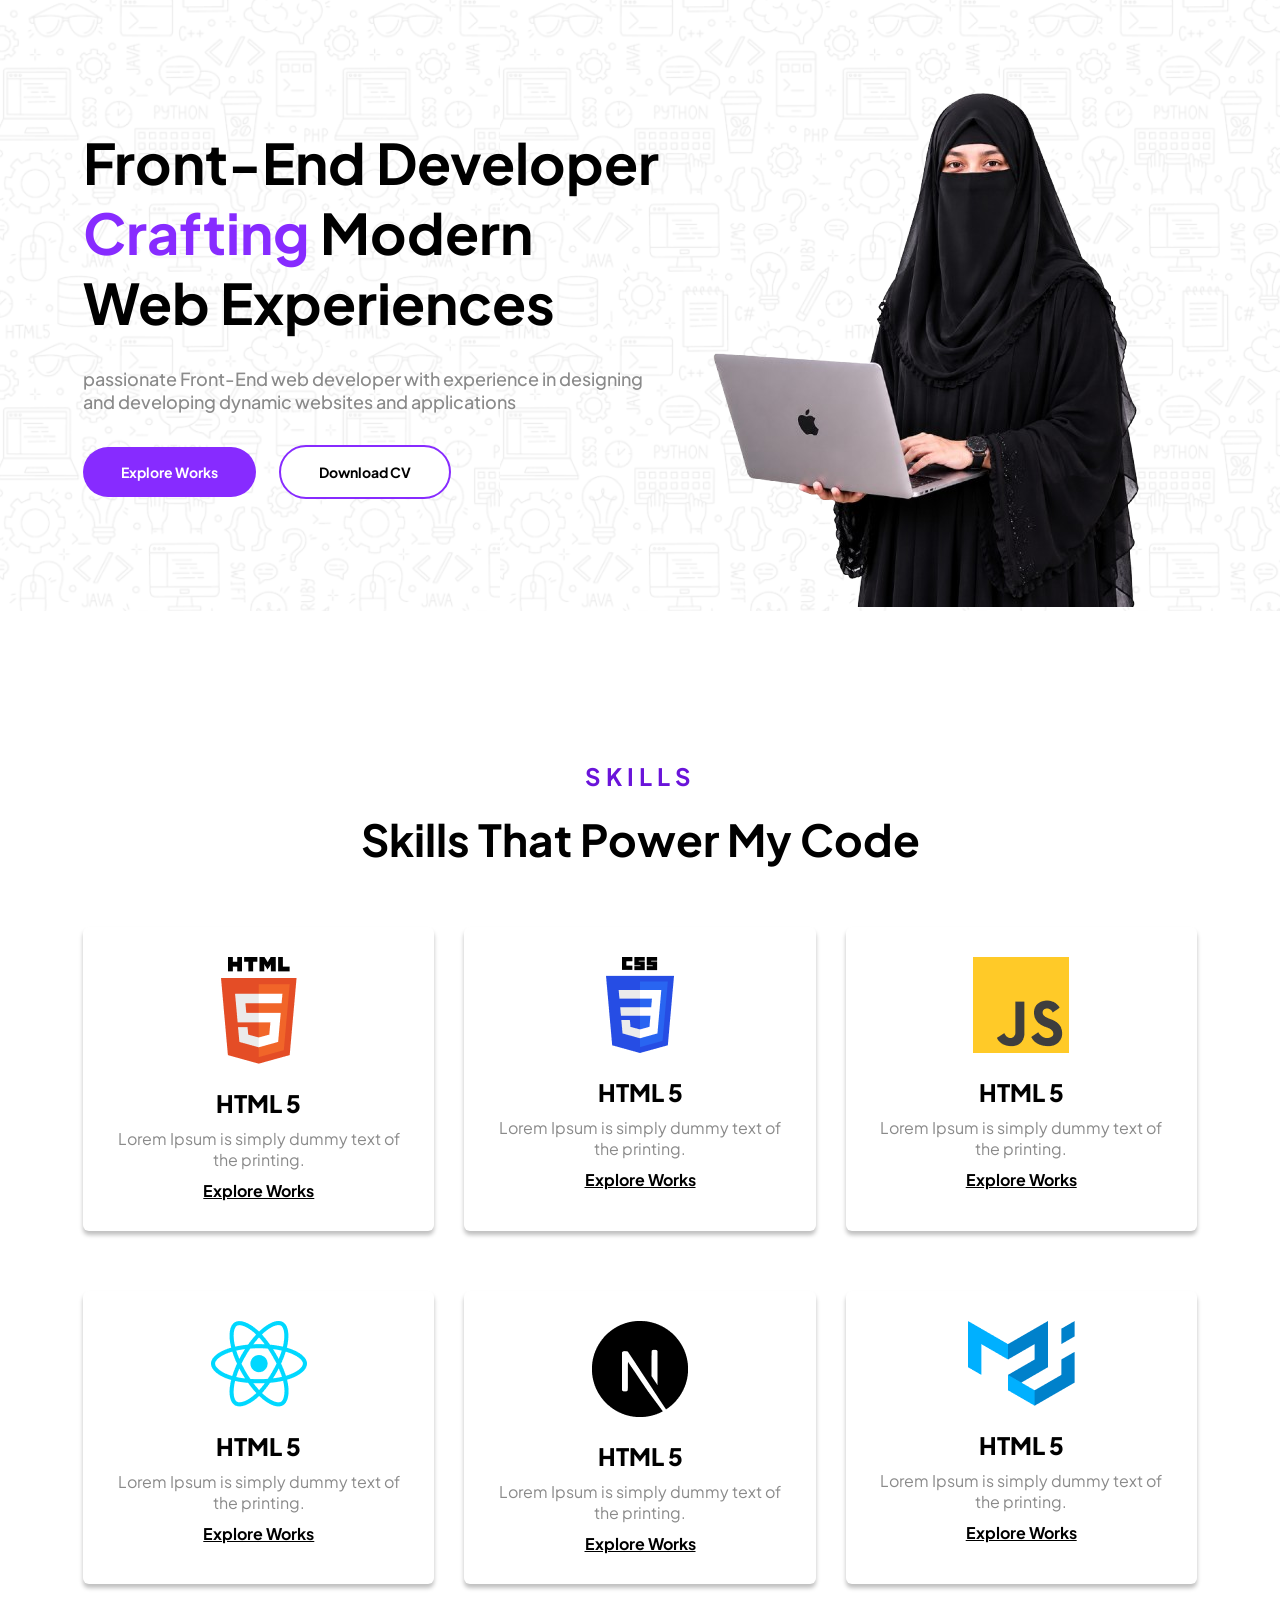
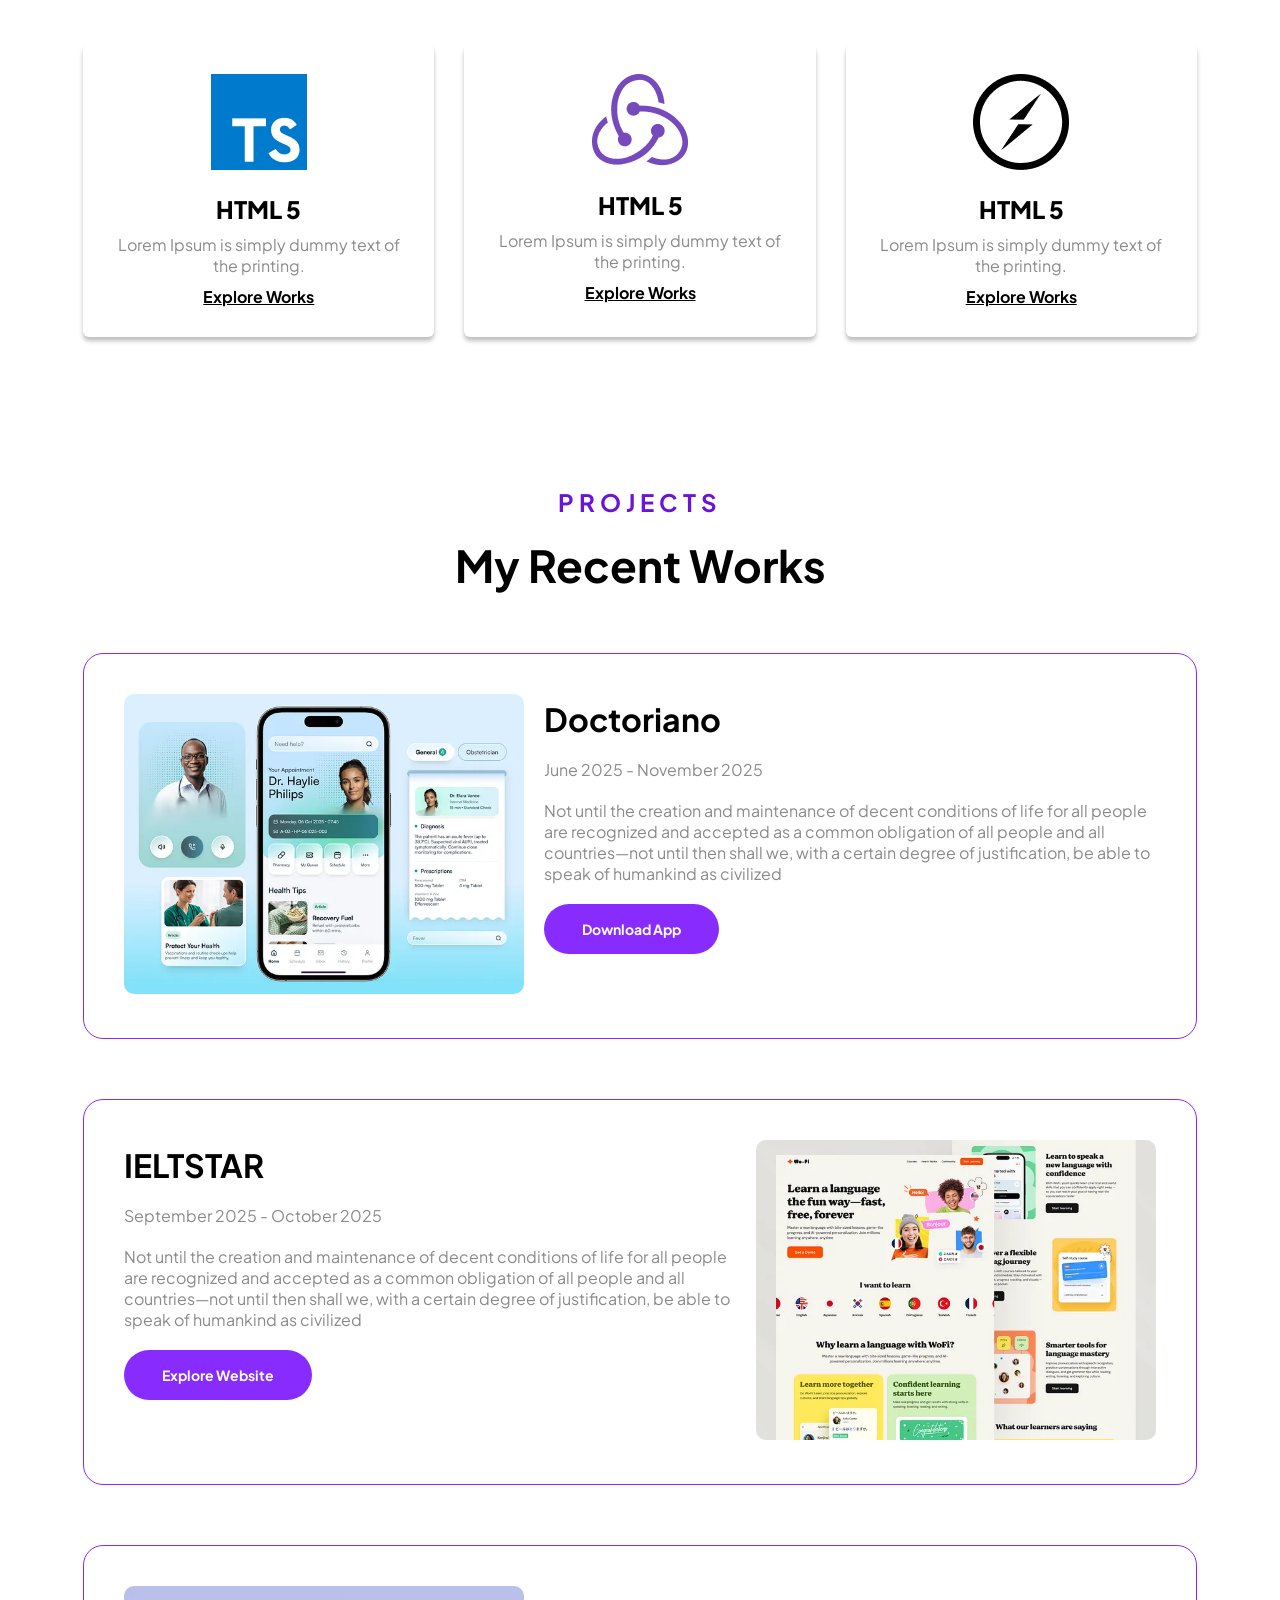
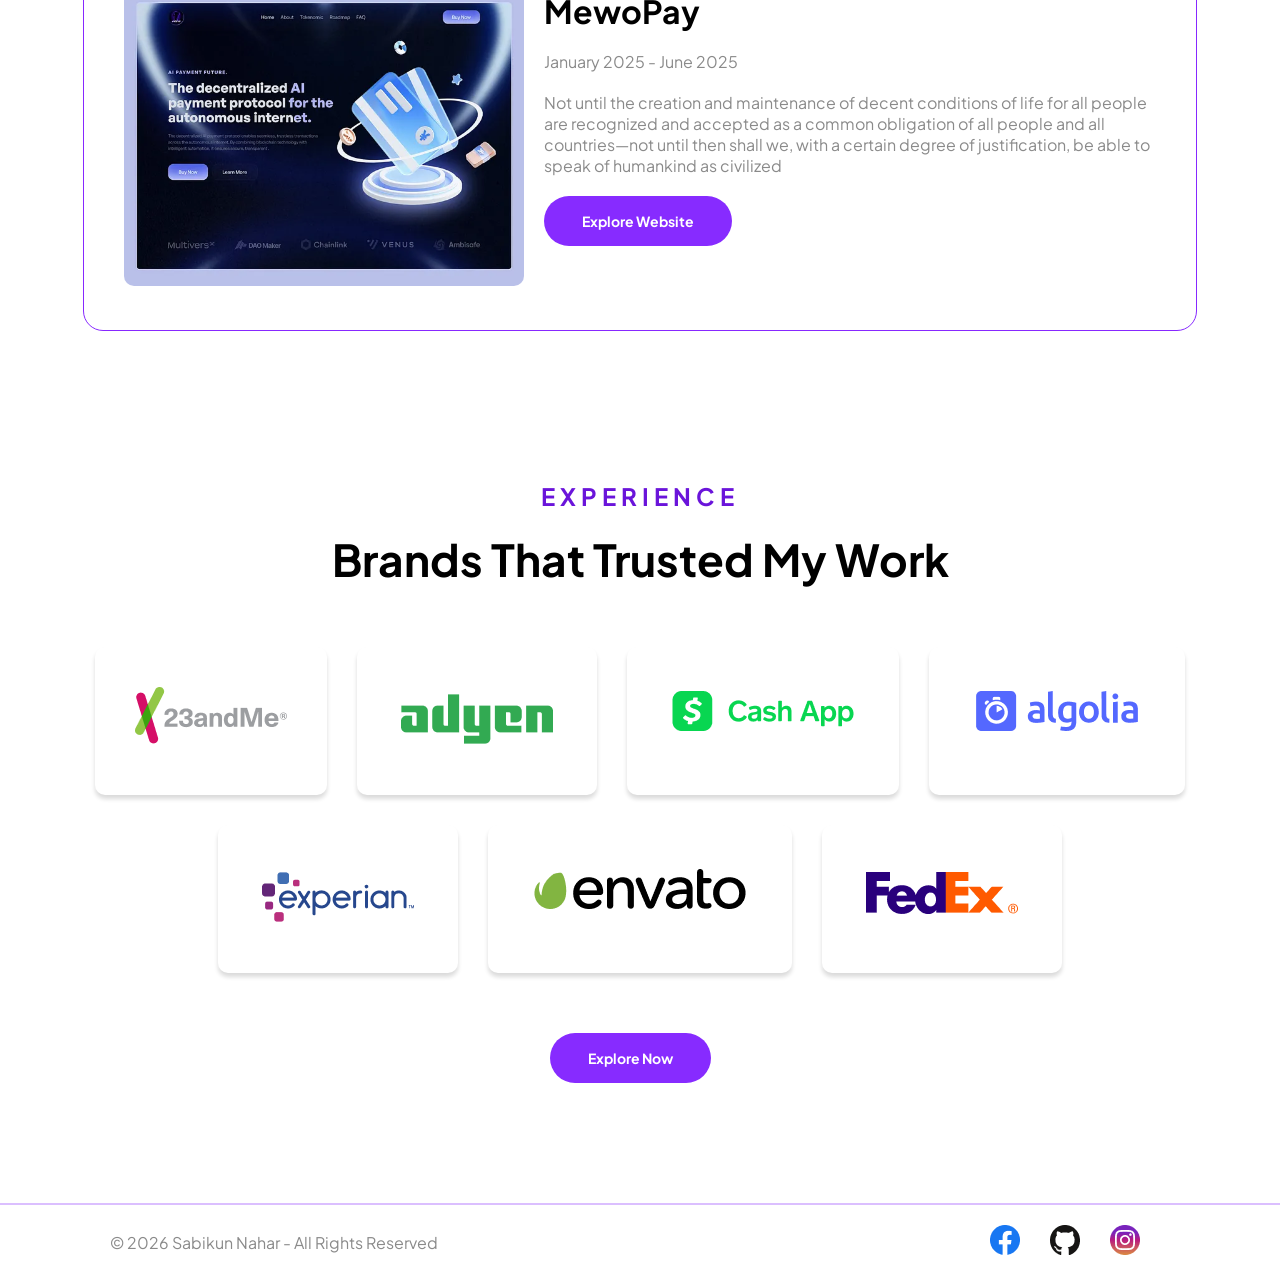
<file: index.html>
<!DOCTYPE html>
<html lang="en">
<head>
    <meta charset="UTF-8">
    <meta name="viewport" content="width=device-width, initial-scale=1.0">
    <link rel="shortcut icon" href="favicon.ico" type="image/x-icon">
    <!-- google fonts -->
    <link rel="preconnect" href="https://fonts.googleapis.com">
<link rel="preconnect" href="https://fonts.gstatic.com" crossorigin>
<link href="https://fonts.googleapis.com/css2?family=Plus+Jakarta+Sans:ital,wght@0,200..800;1,200..800&display=swap" rel="stylesheet">
<title>portfolio | Home</title>
<!-- css file link -->
<link rel="stylesheet" href="style.css">
</head>
<body>
    <header class="hero">
     <div class="hero-container primary-width">

        <div class="hero-content"> 
         <h1>
            Front-End Developer <span class="important">Crafting</span>
  Modern Web Experiences    
         </h1>
         <p>passionate Front-End web developer with experience in designing and developing dynamic websites and applications</p>
         <div class="hero-btn">
            <button class="btn">Explore Works</button>
            <button class="btn cv">Download CV</button>
         </div>
        </div>
        <div id="hero-img">
      <img src="images/niqab.png" alt="">
        </div>
     </div>
    </header>
    <main>
        <!-- skills -->
        <section class="primary-width skill">
            <div class="heading">
                <h4>SKILLS</h4>
                 <h2> Skills That Power My Code</h2>
            </div>
            <div class="cards">
            <div class="card">
                
                 <img src="images/html.png" alt="">
                <h4>HTML 5</h4>
                <p class="text-clr">Lorem Ipsum is simply dummy text of the printing.</p>
                <a href="">Explore Works</a>

            </div>
            <div class="card">
                <img src="images/css.png" alt="">
                <h4>HTML 5</h4>
                <p class="text-clr">Lorem Ipsum is simply dummy text of the printing.</p>
                <a href="">Explore Works</a>

            </div>
            <div class="card">
                <img src="images/js.png" alt="">
                <h4>HTML 5</h4>
                <p class="text-clr">Lorem Ipsum is simply dummy text of the printing.</p>
                <a href="">Explore Works</a>

            </div>
            </div>
             
            <div class="cards">
            <div class="card">
               <img src="images/react.png" alt="">
                <h4>HTML 5</h4>
                <p class="text-clr">Lorem Ipsum is simply dummy text of the printing.</p>
                <a href="">Explore Works</a>

            </div>
            <div class="card">
               <img src="images/next.png" alt="">
                <h4>HTML 5</h4>
                <p class="text-clr">Lorem Ipsum is simply dummy text of the printing.</p>
                <a href="">Explore Works</a>

            </div>
            <div class="card">
              <img src="images/mui.png" alt="">
                <h4>HTML 5</h4>
                <p class="text-clr">Lorem Ipsum is simply dummy text of the printing.</p>
                <a href="">Explore Works</a>

            </div>
            </div>
            <div class="cards">
            <div class="card">
                <img src="images/typescript.png" alt="">
                <h4>HTML 5</h4>
                <p class="text-clr">Lorem Ipsum is simply dummy text of the printing.</p>
                <a href="">Explore Works</a>

            </div>
            <div class="card">
                <img src="images/redux.png" alt="">
                <h4>HTML 5</h4>
                <p class="text-clr">Lorem Ipsum is simply dummy text of the printing.</p>
                <a href="">Explore Works</a>

            </div>
            <div class="card">
              <img src="images/socket.png" alt="">
                <h4>HTML 5</h4>
                <p class="text-clr">Lorem Ipsum is simply dummy text of the printing.</p>
                <a href="">Explore Works</a>

            </div>
            </div>
        </section>
        <!-- projects -->
        <section class="projects primary-width  ">
            <div class="heading">
                <h4>PROJECTS</h4>
                 <h2> My Recent Works</h2>
            </div>
            <!-- card -->
             <div class="project-card">
                <!-- image -->
                <div class="project-img">
                     <img src="images/project-doctoriano.png" alt="">
                </div>
                <!-- content -->
                 <div class="project-content">
                      <h3>Doctoriano</h3>
                      <p class="text-clr">June 2025  - November 2025</p>
                    <p class="text-clr">Not until the creation and maintenance of decent conditions of life for all people are recognized and accepted as a common obligation of all people and all countries—not until then shall we,
with a certain degree of justification, be able to speak of humankind as civilized</p>
<div class="hero-btn">
            <button class="btn">Download App</button>
         </div>

                 </div>
            </div>

            <!-- card-2 -->

             <div class="project-card">
                
                <!-- content -->
                 <div class="project-content">
                      <h3>IELTSTAR</h3>
                      <p class="text-clr">September  2025  - October  2025</p>
                    <p class="text-clr">Not until the creation and maintenance of decent conditions of life for all people are recognized and accepted as a common obligation of all people and all countries—not until then shall we,
with a certain degree of justification, be able to speak of humankind as civilized</p>
<div class="hero-btn">
            <button class="btn">Explore Website </button>
         </div>

                 </div>
                 <!-- image -->
                <div class="project-img">
                     <img src="images/project-ieltstar.png" alt="">
                </div>
            </div>


            <!-- card - 3 -->


             <div class="project-card">
                <!-- image -->
                <div class="project-img">
                     <img src="images/project-mewopay.png" alt="">
                </div>
                <!-- content -->
                 <div class="project-content">
                      <h3>MewoPay</h3>
                      <p class="text-clr">January 2025  - June 2025</p>
                    <p class="text-clr">Not until the creation and maintenance of decent conditions of life for all people are recognized and accepted as a common obligation of all people and all countries—not until then shall we,
with a certain degree of justification, be able to speak of humankind as civilized</p>
<div class="hero-btn">
            <button class="btn">Explore Website </button>
         </div>

                 </div>
            </div>
        </section>


        <!-- experience -->

        <section class="primary-width experience">
            <!-- heading -->
             <div class="heading">
                <h4>EXPERIENCE</h4>
                 <h2> Brands That Trusted My Work</h2>
            </div>
            <!-- cards -->
       <div class="company-card">
        <div class="brands">
            <img src="images/brands-1.png" alt="">
        </div>
        <div class="brands">
            <img src="images/brands-2.png" alt="">
        </div>
        <div class="brands">
            <img src="images/brands-3.png" alt="">
        </div>
        <div class="brands"> <img src="images/brands-4.png" alt="">
        </div>
        <div class="brands">
            <img src="images/brands-5.png" alt="">
        </div>
        <div class="brands">
            <img src="images/brands-6.png" alt="">
        </div>
        <div class="brands">
            <img src="images/brands-7.png" alt="">
        </div>

       </div>
       <!-- button -->
       
<div class="brand-btn">
            <button class="btn">Explore Now</button>
         </div>
       
        </section>

    </main>
    <hr>
    <footer>
      <div class="footer">
        <!-- content -->
        <div>
            <p class="text-clr">&copy; 2026 Sabikun Nahar - All Rights Reserved</p>
        </div>
        <!-- icons -->
        <div class="footer-img">
            <img src="images/icon-fb.png" alt=""><img src="images/icon-github.png" alt=""><img src="images/icon-instagram.png" alt="">
        </div>
      </div>
    </footer>
</body>
</html>
</file>
<file: style.css>
*{
    margin:0;
    padding: 0;
    box-sizing: border-box;
    font-family: "Plus Jakarta Sans", sans-serif;
    /* background-color: rgba(255, 254, 250, 1); */
}
.primary-width{
    width: 87%;
    margin: 0 auto;
}
.text-clr{
    color:rgba(138, 138, 138, 1);;
}

.btn{
    background-color:rgba(135, 43, 255, 1);
    padding: 16px 38px;
    font-size: 14px;
    font-weight: bold;
    border: none;
    border-radius: 30px;
    color: white;
    box-shadow: 0 111px 31px 0 rgba(224, 6, 6, 0);
    cursor: pointer;
    margin-right: 20px;
    transition: all 2s;
    
}
.btn:hover{
    background: linear-gradient(to right, #ca0bae, #fe049ed4); 
    color:black;
    
}
.heading{
    margin-bottom: 60px;
    text-align: center;
}
 .heading h4{
    font-size: 24px;
    text-transform: uppercase;
    letter-spacing: 5px;
    color: #6a14da;
    font-weight: bold;
    margin-bottom: 20px;

 }
 .heading h2{
    font-size: 44px;
    font-weight: bold;
    /* margin-bottom: 20px; */
 }
 .cards{
    display: flex;
    justify-content: space-between;
    gap: 30px;
    margin-bottom: 60px;
}


.cv{
    background-color: white;
    color: black;
    border: solid 2px rgba(135, 43, 255, 1);
}
.cv:hover{
    color: #ffffff;
}
.hero{
    background: url("images/Hero-bg.png");
    background-size:500px;
    padding-top:84px ;
    margin-bottom: 150px;
}
.hero-container{
    width: 87%;
    margin: 0 auto;
    display: flex;
    align-items: center;
    justify-content: space-between;
    gap: 40px;
    padding-right:20px;
    /* background-color: yellow; */
}
.hero-content{
    padding-bottom: 70px;
}
.hero-content h1{
    font-size: 56px;
    font-weight: bold;
    margin-bottom: 30px;
}
.hero-content p{
    font-size: 18px;
    font-weight: 500;
    color:rgba(138, 138, 138, 1);
    margin-bottom: 32px;

}

.important{
    color: rgba(135, 43, 255, 1);

}
.her-img{
    width: 500px;
}
/* skills*/
.skill, .projects{
    margin-bottom: 150px;
}

.card{
text-align: center;
background-color: white;
box-shadow: 0 4px 4px 0 rgba(0, 0, 0, 0.25);
padding: 30px;
border-radius:6px;
/* width: 360px;
height: 350px; */
}
.card h4{
font-size: 24px;
font-weight: 900;
margin-top: 20px;
}
.card p{
    margin: 10px 0 10px 0;
    font-size: 16px;
}
.card a{
    font-weight: bold;
    color: black;
}

/* projects */
.project-card{
    padding: 40px;
    background-color: #ffffff;
    border: 1px solid #8728FF;
    border-radius: 20px;
    display: flex;
    gap: 20px;
    align-items: center;
    margin-bottom: 60px;
}

.project-img img{
    width: 400px;
    border-radius: 10px;
}
.project-content h3{
font-size: 32px;
font-weight: bold;
}
.project-content *{
    margin-bottom: 20px;
}


/* experience */
.experience{
    margin-bottom: 60px;
}
.brand-btn{
    text-align: center;
    padding: 60px 0;
}
.company-card{
    display: flex;
    gap: 30px;
    justify-content: center;
    flex-wrap: wrap;
}
.brands{
    padding: 40px;
    background-color:rgba(255, 255, 255, 1);
    box-shadow: 0 4px 4px 0 rgba(14, 14, 14, 0.15);
    border-radius: 10px;
}
.brands:hover img{
filter: grayscale(100%);
filter: blur(2px);
filter: brightness(60%);
filter: contrast(150%);
filter: hue-rotate(90deg);}


/* footer */
hr{
    border: 1px solid rgba(135, 43, 255, 0.3);
}
.footer{
    display: flex;
    justify-content: space-between;
    align-items: center;
    margin: 0 90px;
    padding: 20px;
}
footer{
    background-color: rgba(255, 255, 255, 1);
    

}
.footer-img img{
    margin-right: 30px;
}
</file>
